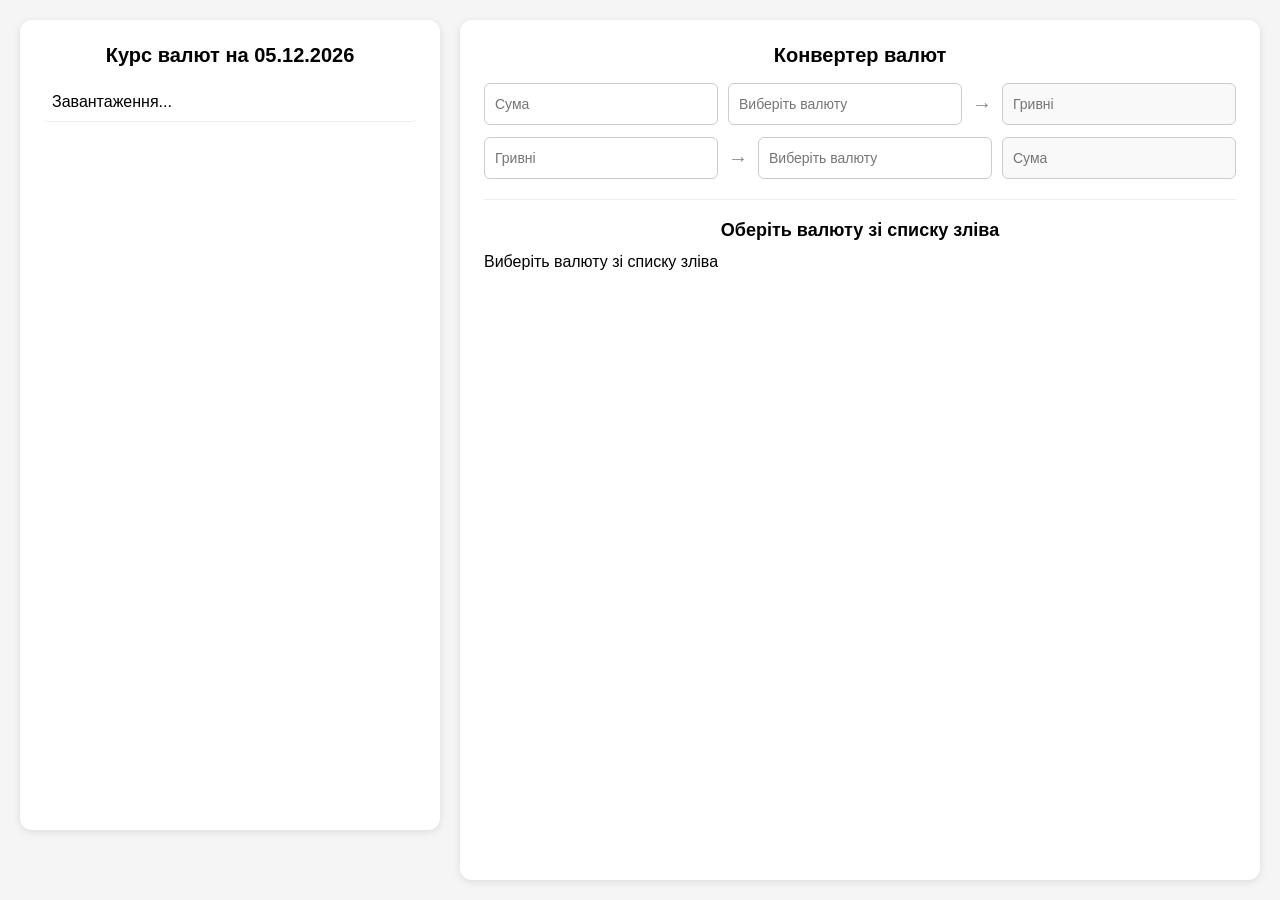
<file: lab-6/index.html>
<!DOCTYPE html>
<html lang="uk">
<head>
    <meta charset="UTF-8">
    <title>Валютний інформер</title>
    <link rel="stylesheet" href="style.css">
</head>
<body>
    <div class="panel left-panel">
        <h2>Курс валют на <span id="current-date"></span></h2>
        <ul class="currency-list" id="currency-list">
            <li class="currency-item">Завантаження...</li>
        </ul>
    </div>

    <div class="panel right-panel">
        <h2>Конвертер валют</h2>

        <div class="converter-row">
            <input type="number" id="amount-foreign" placeholder="Сума" min="0">
            <input list="currency-list-1" id="currency-input-1" placeholder="Виберіть валюту">
            <datalist id="currency-list-1"></datalist>
            <span class="arrow">→</span>
            <input type="number" id="amount-uah" placeholder="Гривні" readonly>
        </div>

        <div class="converter-row">
            <input type="number" id="amount-uah-2" placeholder="Гривні" min="0">
            <span class="arrow">→</span>
            <input list="currency-list-2" id="currency-input-2" placeholder="Виберіть валюту">
            <datalist id="currency-list-2"></datalist>
            <input type="number" id="amount-foreign-2" placeholder="Сума" readonly>
        </div>

        <hr>

        <h3 id="history-title">Оберіть валюту зі списку зліва</h3>

        <div class="date-range" id="date-range" style="display:none;">
            <label>Від: <input type="date" id="date-from"></label>
            <label>До: <input type="date" id="date-to"></label>
            <button id="load-range">Показати</button>
        </div>

        <div id="history-output">
            <p>Виберіть валюту зі списку зліва</p>
        </div>
    </div>

    <script src="app.js"></script>
</body>
</html>
</file>
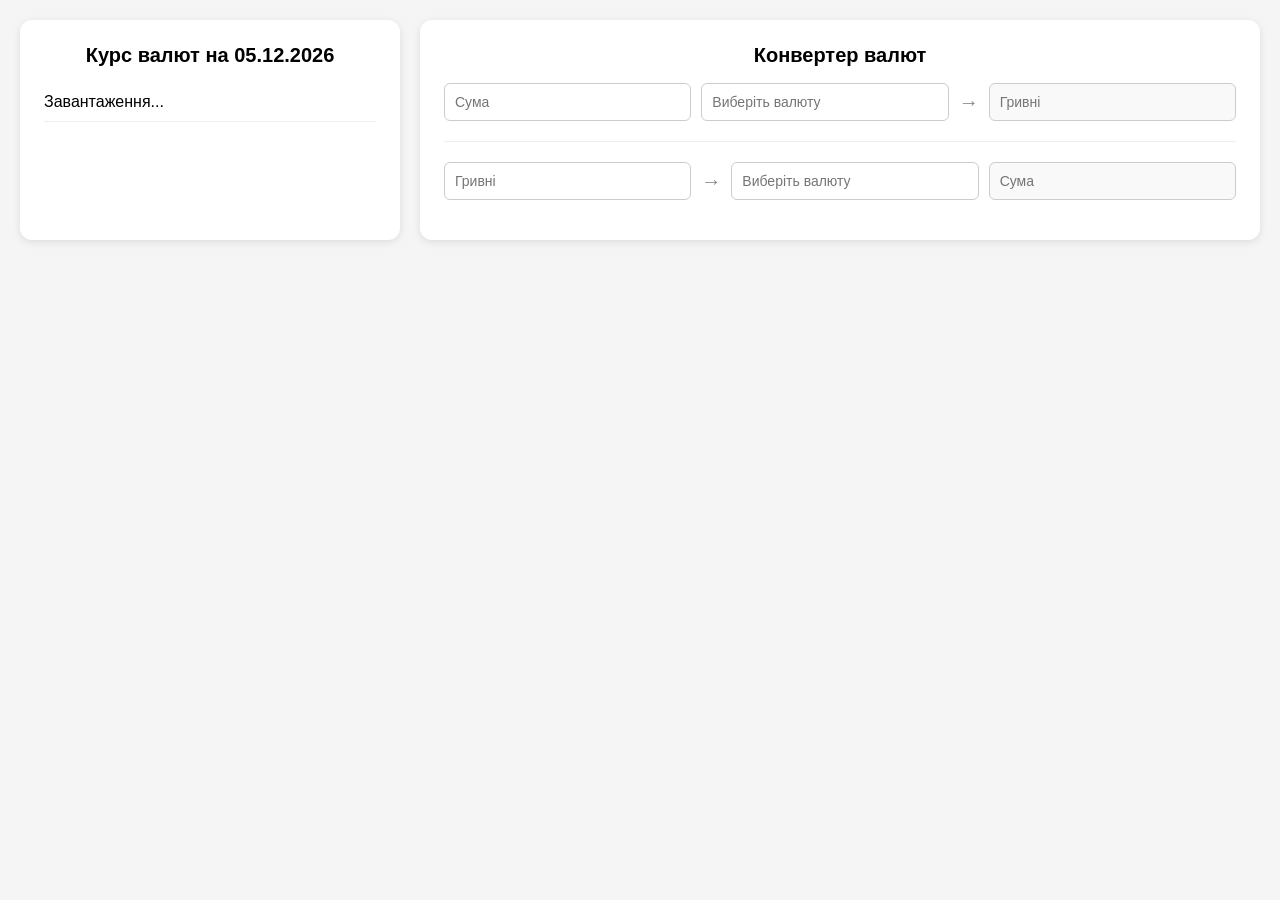
<file: practical-6/index.html>
<!DOCTYPE html>
<html lang="uk">

<head>
    <meta charset="UTF-8">
    <title>Валютний інформер</title>
    <style>
        * {
            box-sizing: border-box;
            margin: 0;
            padding: 0;
        }

        body {
            display: flex;
            gap: 20px;
            padding: 20px;
            font-family: Arial;
            background: #f5f5f5;
        }

        .panel {
            background: white;
            border-radius: 12px;
            padding: 24px;
            box-shadow: 0 2px 8px rgba(0, 0, 0, 0.1);
        }

        .left-panel {
            width: 380px;
            max-height: 90vh;
            overflow-y: auto;
            flex-shrink: 0;
        }

        .right-panel {
            flex: 1;
        }

        h2 {
            text-align: center;
            margin-bottom: 16px;
            font-size: 20px;
        }

        .currency-list {
            list-style: none;
        }

        .currency-item {
            display: flex;
            justify-content: space-between;
            padding: 10px 0;
            border-bottom: 1px solid #eee;
        }

        .converter-row {
            display: flex;
            align-items: center;
            gap: 10px;
            margin-bottom: 16px;
        }

        .converter-row input,
        .converter-row select {
            flex: 1;
            padding: 10px;
            border: 1px solid #ccc;
            border-radius: 6px;
            font-size: 14px;
            min-width: 0;
        }

        .converter-row input[readonly] {
            background: #f9f9f9;
        }

        .arrow {
            font-size: 20px;
            color: #888;
            flex-shrink: 0;
        }

        hr {
            margin: 20px 0;
            border: none;
            border-top: 1px solid #eee;
        }

        @media (max-width: 768px) {
            body {
                flex-direction: column;
            }

            .left-panel {
                width: 100%;
                max-height: 300px;
            }

            .converter-row {
                flex-wrap: wrap;
            }

            .converter-row input,
            .converter-row select {
                min-width: 120px;
            }

            .arrow {
                display: none;
            }
        }

        @media (max-width: 480px) {
            body {
                padding: 10px;
            }

            .panel {
                padding: 16px;
            }

            h2 {
                font-size: 16px;
            }

            .converter-row {
                flex-direction: column;
            }

            .converter-row input,
            .converter-row select {
                width: 100%;
            }
        }
    </style>
</head>

<body>
    <div class="panel left-panel">
        <h2>Курс валют на <span id="current-date"></span></h2>
        <ul class="currency-list" id="currency-list">
            <li class="currency-item">Завантаження...</li>
        </ul>
    </div>

    <div class="panel right-panel">
        <h2>Конвертер валют</h2>

        <div class="converter-row">
            <input type="number" id="amount-foreign" placeholder="Сума" min="0">
            <input list="currency-list-1" id="currency-input-1" placeholder="Виберіть валюту">
            <datalist id="currency-list-1"></datalist>
            <span class="arrow">→</span>
            <input type="number" id="amount-uah" placeholder="Гривні" readonly>
        </div>

        <hr>

        <div class="converter-row">
            <input type="number" id="amount-uah-2" placeholder="Гривні" min="0">
            <span class="arrow">→</span>
            <input list="currency-list-2" id="currency-input-2" placeholder="Виберіть валюту">
            <datalist id="currency-list-2"></datalist>
            <input type="number" id="amount-foreign-2" placeholder="Сума" readonly>
        </div>
    </div>
    
    <script src="app.js"></script>
</body>

</html>
</file>
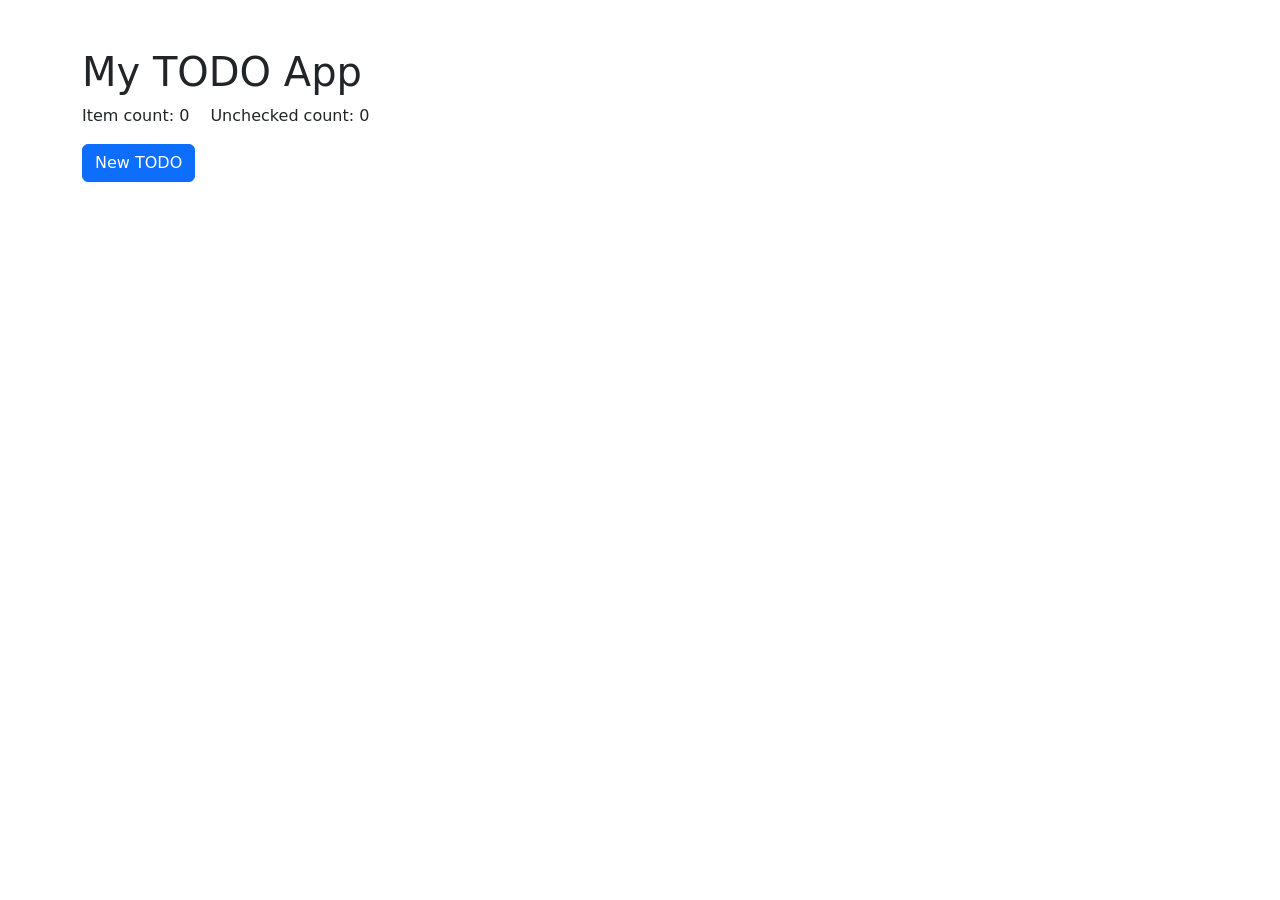
<file: practical-7/index.html>
<!DOCTYPE html>
<html>

<head>
  <meta charset="utf-8">
  <meta name="viewport" content="width=device-width, initial-scale=1">

  <link href="https://cdn.jsdelivr.net/npm/bootstrap@5.3.0-alpha1/dist/css/bootstrap.min.css" rel="stylesheet">
  <title>TODO App</title>
</head>

<body>
  <div class="container">
    <h1 class="mt-5">My TODO App</h1>
    <div class="mb-3">
      <span class="me-3">Item count: <span id="item-count">0</span></span>
      <span>Unchecked count: <span id="unchecked-count">0</span></span>
    </div>
    <button class="btn btn-primary mb-3" onclick="newTodo()">New TODO</button>
    <ul id="todo-list" class="list-group"></ul>
  </div>
  <script src="script.js"></script>
</body>

</html>
</file>
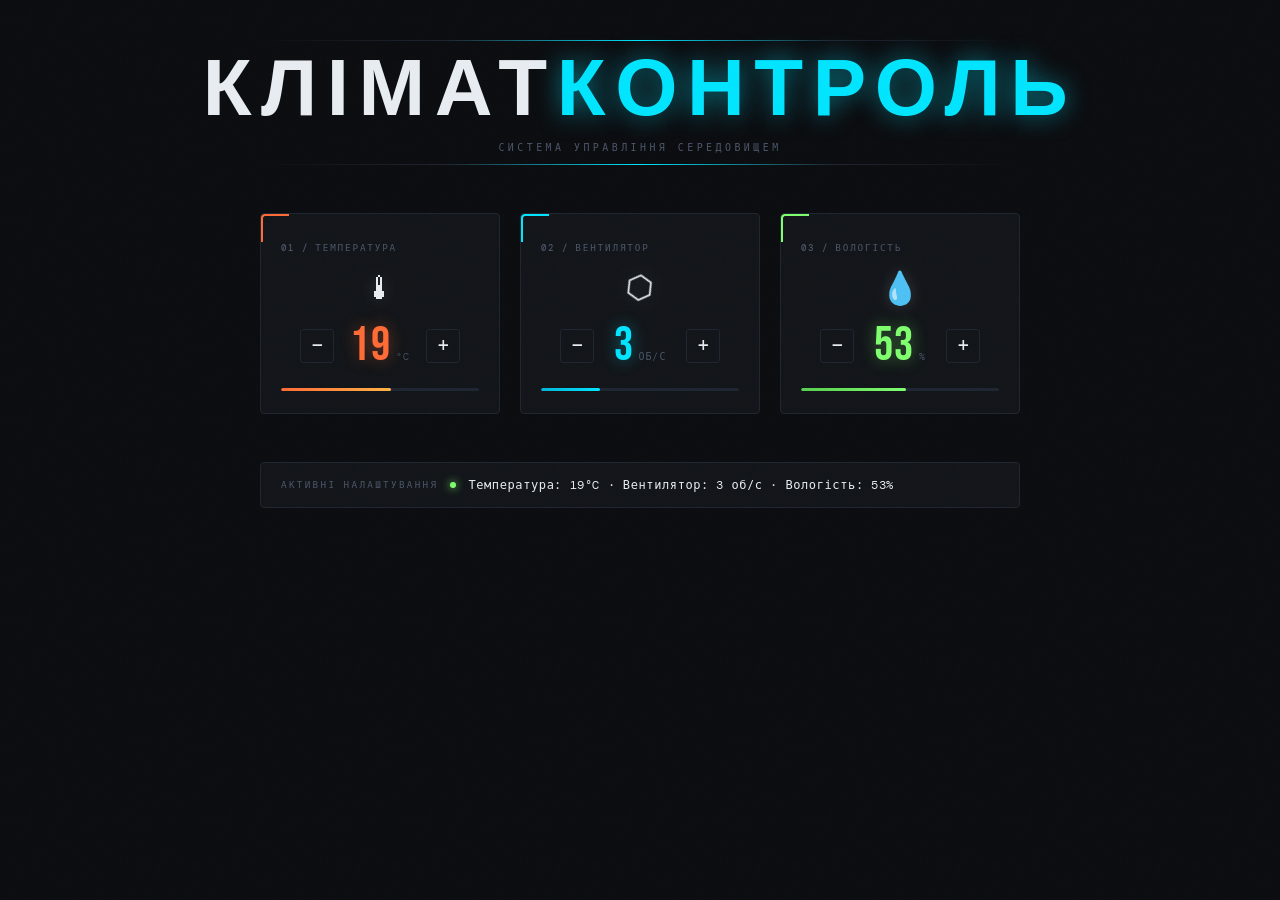
<file: practical-5/project-1/index.html>
<!DOCTYPE html>
<html lang="uk">
<head>
  <meta charset="UTF-8" />
  <meta name="viewport" content="width=device-width, initial-scale=1.0" />
  <title>Клімат-контроль</title>
  <link rel="preconnect" href="https://fonts.googleapis.com" />
  <link rel="preconnect" href="https://fonts.gstatic.com" crossorigin />
  <link href="https://fonts.googleapis.com/css2?family=DM+Mono:wght@300;400;500&family=Bebas+Neue&display=swap" rel="stylesheet" />
  <link rel="stylesheet" href="style.css" />
</head>
<body>

  <div class="noise"></div>

  <header>
    <div class="header-line"></div>
    <h1>КЛІМАТ<span>КОНТРОЛЬ</span></h1>
    <p class="subtitle">СИСТЕМА УПРАВЛІННЯ СЕРЕДОВИЩЕМ</p>
    <div class="header-line"></div>
  </header>

  <main>
    <div class="card" id="card-temp">
      <div class="card-label">01 / ТЕМПЕРАТУРА</div>
      <div class="card-icon">🌡</div>
      <div class="value-wrap">
        <button class="btn btn-minus" data-target="temp" aria-label="Зменшити температуру">−</button>
        <div class="value-display">
          <span class="value" id="val-temp">19</span>
          <span class="unit">°C</span>
        </div>
        <button class="btn btn-plus" data-target="temp" aria-label="Збільшити температуру">+</button>
      </div>
      <div class="bar-track"><div class="bar-fill" id="bar-temp"></div></div>
    </div>

    <div class="card" id="card-fan">
      <div class="card-label">02 / ВЕНТИЛЯТОР</div>
      <div class="card-icon" id="fan-icon">⬡</div>
      <div class="value-wrap">
        <button class="btn btn-minus" data-target="fan" aria-label="Зменшити швидкість">−</button>
        <div class="value-display">
          <span class="value" id="val-fan">3</span>
          <span class="unit">ОБ/С</span>
        </div>
        <button class="btn btn-plus" data-target="fan" aria-label="Збільшити швидкість">+</button>
      </div>
      <div class="bar-track"><div class="bar-fill" id="bar-fan"></div></div>
    </div>

    <div class="card" id="card-hum">
      <div class="card-label">03 / ВОЛОГІСТЬ</div>
      <div class="card-icon">💧</div>
      <div class="value-wrap">
        <button class="btn btn-minus" data-target="hum" aria-label="Зменшити вологість">−</button>
        <div class="value-display">
          <span class="value" id="val-hum">53</span>
          <span class="unit">%</span>
        </div>
        <button class="btn btn-plus" data-target="hum" aria-label="Збільшити вологість">+</button>
      </div>
      <div class="bar-track"><div class="bar-fill" id="bar-hum"></div></div>
    </div>
  </main>

  <footer>
    <div class="status-bar">
      <span class="status-label">АКТИВНІ НАЛАШТУВАННЯ</span>
      <span class="status-dot"></span>
      <span class="status-text" id="status-text"></span>
    </div>
  </footer>

  <script src="script.js"></script>
</body>
</html>
</file>
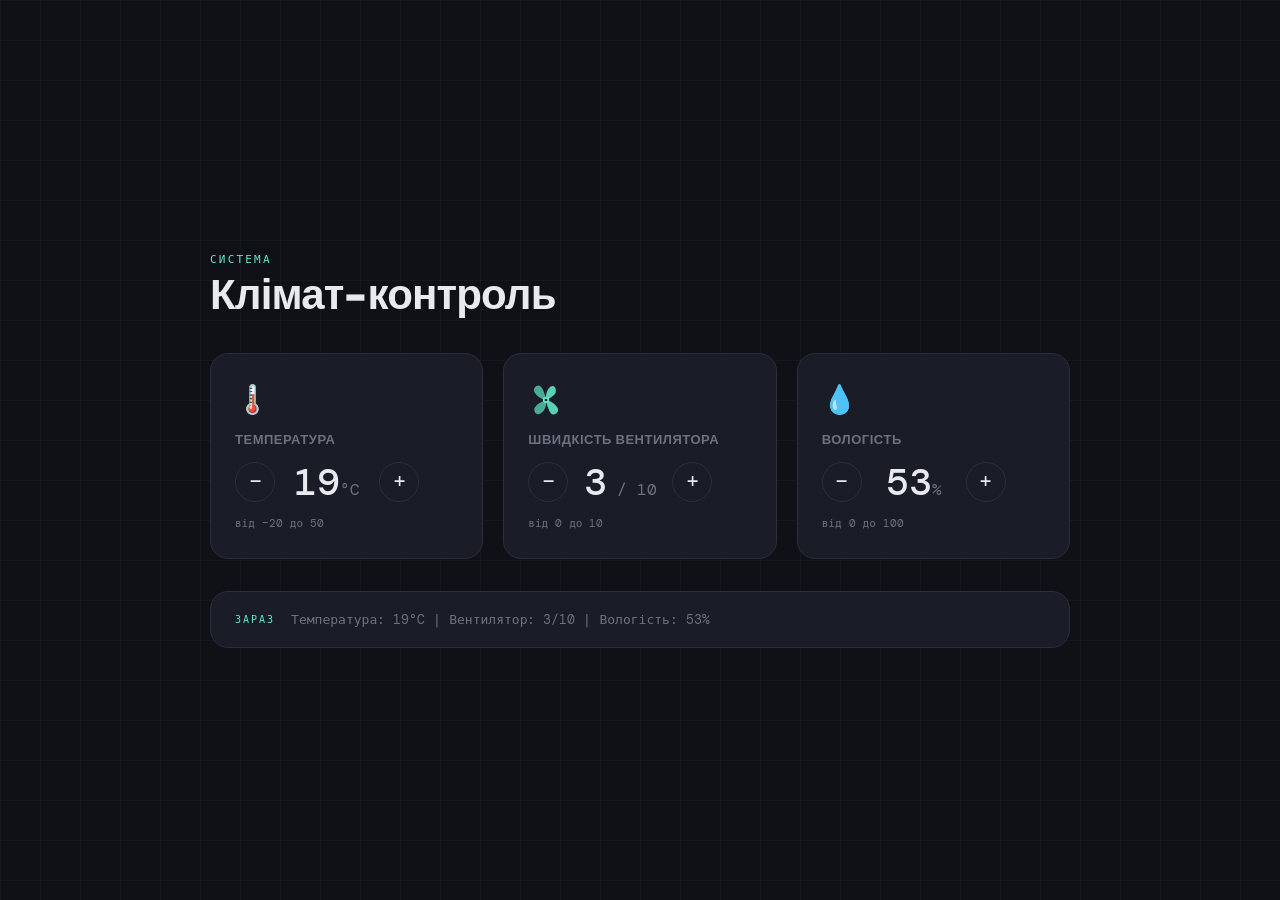
<file: practical-5/project-2/index.html>
<!DOCTYPE html>
<html lang="uk">
<head>
  <meta charset="UTF-8" />
  <meta name="viewport" content="width=device-width, initial-scale=1.0" />
  <title>Клімат-контроль</title>
  <link rel="preconnect" href="https://fonts.googleapis.com" />
  <link rel="preconnect" href="https://fonts.gstatic.com" crossorigin />
  <link href="https://fonts.googleapis.com/css2?family=DM+Mono:wght@400;500&family=Syne:wght@400;700;800&display=swap" rel="stylesheet" />
  <link rel="stylesheet" href="style.css" />
</head>
<body>

  <div class="app">
    <header class="header">
      <span class="header__label">СИСТЕМА</span>
      <h1 class="header__title">Клімат-контроль</h1>
    </header>

    <main class="controls">

      <!-- Температура -->
      <div class="card" id="card-temp">
        <div class="card__icon">🌡️</div>
        <div class="card__name">Температура</div>
        <div class="card__row">
          <button class="btn btn--minus" onclick="change('temp', -1)">−</button>
          <div class="card__value" id="val-temp">19<span class="card__unit">°C</span></div>
          <button class="btn btn--plus" onclick="change('temp', +1)">+</button>
        </div>
        <div class="card__range">від −20 до 50</div>
      </div>

      <!-- Вентилятор -->
      <div class="card" id="card-fan">
        <div class="card__icon">
          <svg class="fan-svg" id="fan-svg" viewBox="0 0 80 80" xmlns="http://www.w3.org/2000/svg">
            <g id="fan-blades">
              <!-- Лопать 1 -->
              <path d="M40 40 Q38 20 50 10 Q60 5 62 18 Q64 30 40 40Z" fill="currentColor" opacity="0.9"/>
              <!-- Лопать 2 -->
              <path d="M40 40 Q58 44 66 58 Q70 68 58 72 Q47 75 40 40Z" fill="currentColor" opacity="0.9"/>
              <!-- Лопать 3 -->
              <path d="M40 40 Q22 36 14 22 Q10 12 22 8 Q33 5 40 40Z" fill="currentColor" opacity="0.7"/>
              <!-- Лопать 4 -->
              <path d="M40 40 Q42 62 28 70 Q18 75 14 64 Q10 52 40 40Z" fill="currentColor" opacity="0.7"/>
            </g>
            <circle cx="40" cy="40" r="7" fill="var(--accent)" />
            <circle cx="40" cy="40" r="3" fill="var(--bg)" />
          </svg>
        </div>
        <div class="card__name">Швидкість вентилятора</div>
        <div class="card__row">
          <button class="btn btn--minus" onclick="change('fan', -1)">−</button>
          <div class="card__value" id="val-fan">3<span class="card__unit"> / 10</span></div>
          <button class="btn btn--plus" onclick="change('fan', +1)">+</button>
        </div>
        <div class="card__range">від 0 до 10</div>
      </div>

      <!-- Вологість -->
      <div class="card" id="card-hum">
        <div class="card__icon">💧</div>
        <div class="card__name">Вологість</div>
        <div class="card__row">
          <button class="btn btn--minus" onclick="change('hum', -1)">−</button>
          <div class="card__value" id="val-hum">53<span class="card__unit">%</span></div>
          <button class="btn btn--plus" onclick="change('hum', +1)">+</button>
        </div>
        <div class="card__range">від 0 до 100</div>
      </div>

    </main>

    <footer class="status">
      <span class="status__label">ЗАРАЗ</span>
      <p class="status__line" id="status-line">
        Температура: 19°C &nbsp;|&nbsp; Вентилятор: 3/10 &nbsp;|&nbsp; Вологість: 53%
      </p>
    </footer>
  </div>

  <script src="script.js"></script>
</body>
</html>
</file>
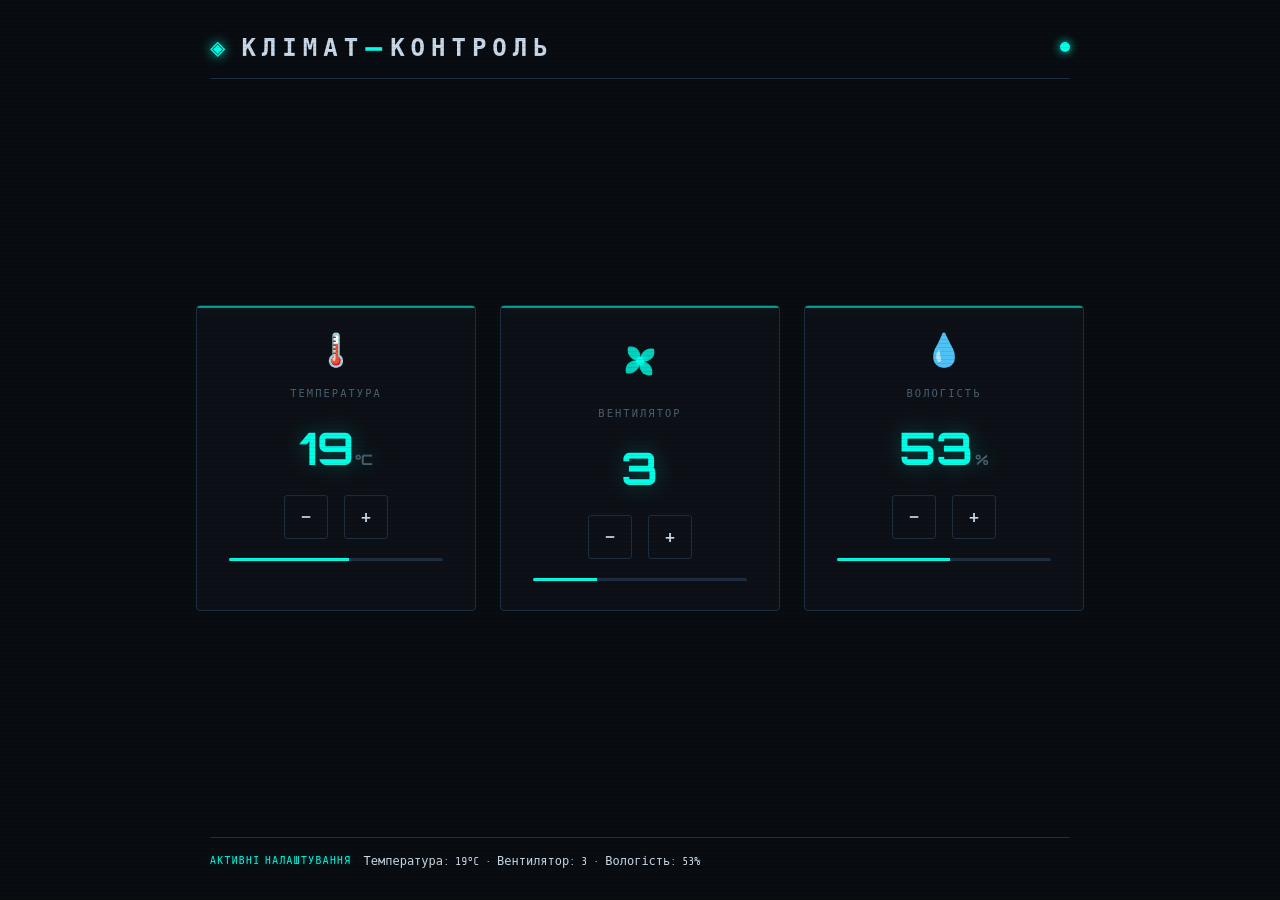
<file: practical-5/project-3/index.html>
<!DOCTYPE html>
<html lang="uk">
<head>
  <meta charset="UTF-8" />
  <meta name="viewport" content="width=device-width, initial-scale=1.0" />
  <title>Клімат-контроль</title>
  <link rel="preconnect" href="https://fonts.googleapis.com" />
  <link href="https://fonts.googleapis.com/css2?family=Orbitron:wght@400;700;900&family=Share+Tech+Mono&display=swap" rel="stylesheet" />
  <link rel="stylesheet" href="style.css" />
</head>
<body>

  <div class="scanlines"></div>

  <header>
    <div class="logo-mark">◈</div>
    <h1>КЛІМАТ<span class="accent">—</span>КОНТРОЛЬ</h1>
    <div class="status-dot"></div>
  </header>

  <main id="controls-grid">
    <!-- Параметри генеруються через script.js -->
  </main>

  <footer>
    <div class="status-bar">
      <span class="status-label">АКТИВНІ НАЛАШТУВАННЯ</span>
      <span id="status-line"></span>
    </div>
  </footer>

  <script src="script.js"></script>
</body>
</html>
</file>
<file: lab-6/style.css>
* {
    box-sizing: border-box;
    margin: 0;
    padding: 0;
}

body {
    display: flex;
    gap: 20px;
    padding: 20px;
    font-family: Arial, sans-serif;
    background: #f5f5f5;
    min-height: 100vh;
}

.panel {
    background: white;
    border-radius: 12px;
    padding: 24px;
    box-shadow: 0 2px 8px rgba(0, 0, 0, 0.1);
}

.left-panel {
    width: 420px;
    max-height: 90vh;
    overflow-y: auto;
    flex-shrink: 0;
}

.right-panel {
    flex: 1;
}

h2 {
    text-align: center;
    margin-bottom: 16px;
    font-size: 20px;
    font-weight: bold;
}

h3 {
    text-align: center;
    margin: 20px 0 12px;
    font-size: 18px;
    font-weight: bold;
}

.currency-list {
    list-style: none;
}

.currency-item {
    display: flex;
    justify-content: space-between;
    align-items: center;
    padding: 10px 8px;
    border-bottom: 1px solid #eee;
    cursor: pointer;
    border-radius: 4px;
    gap: 8px;
}

.currency-item:hover {
    background: #f0f4ff;
}

.currency-item.active {
    background: #e8f0fe;
    font-weight: bold;
}

.currency-item span:first-child {
    flex: 1;
    overflow: hidden;
    text-overflow: ellipsis;
    white-space: nowrap;
    margin-right: 12px;
}

.currency-item span:last-child {
    white-space: nowrap;
    flex-shrink: 0;
}

.converter-row {
    display: flex;
    align-items: center;
    gap: 10px;
    margin-bottom: 12px;
}

.converter-row input {
    flex: 1;
    padding: 10px;
    border: 1px solid #ccc;
    border-radius: 6px;
    font-size: 14px;
    min-width: 0;
    height: 42px;
}

.converter-row input[readonly] {
    background: #f9f9f9;
}

.arrow {
    font-size: 20px;
    color: #888;
    flex-shrink: 0;
}

hr {
    margin: 20px 0;
    border: none;
    border-top: 1px solid #eee;
}

.date-range {
    display: flex;
    align-items: center;
    gap: 12px;
    margin-bottom: 16px;
    flex-wrap: wrap;
}

.date-range label {
    font-size: 14px;
    color: #555;
}

.date-range input[type="date"] {
    padding: 6px 10px;
    border: 1px solid #ccc;
    border-radius: 6px;
    font-size: 14px;
    margin-left: 6px;
    height: 42px;
}

.date-range button {
    padding: 8px 16px;
    background: #4a6cf7;
    color: white;
    border: none;
    border-radius: 6px;
    cursor: pointer;
    font-size: 14px;
    height: 42px;
}

.date-range button:hover {
    background: #3a5ce5;
}

.history-table {
    width: 100%;
    border-collapse: collapse;
    margin-top: 8px;
}

.history-table th {
    text-align: left;
    padding: 12px 16px;
    background: #f5f5f5;
    font-size: 14px;
    font-weight: bold;
    color: #333;
    border-bottom: 2px solid #ddd;
}

.history-table th:last-child {
    text-align: right;
}

.history-table td {
    padding: 12px 16px;
    font-size: 14px;
    color: #333;
    border-bottom: 1px solid #eee;
}

.history-table td:last-child {
    text-align: right;
    color: #333;
    font-weight: normal;
}

.history-table tr:nth-child(even) {
    background: #fafafa;
}

.history-table tr:hover {
    background: #f0f4ff;
}

@media (max-width: 768px) {
    body {
        flex-direction: column;
    }

    .left-panel {
        width: 100%;
        max-height: 300px;
    }

    .converter-row {
        flex-wrap: wrap;
    }

    .arrow {
        display: none;
    }
}

@media (max-width: 480px) {
    body { padding: 10px; }
    .panel { padding: 16px; }
    h2 { font-size: 16px; }

    .converter-row {
        flex-direction: column;
    }

    .converter-row input {
        width: 100%;
    }

    .date-range {
        flex-direction: column;
        align-items: flex-start;
    }
}
</file>
<file: practical-5/project-1/style.css>
/* ===== VARIABLES ===== */
:root {
  --bg:       #0a0c0f;
  --surface:  #111418;
  --border:   #1e2530;
  --accent:   #00e5ff;
  --accent2:  #ff6b35;
  --accent3:  #7fff6e;
  --text:     #e8edf2;
  --muted:    #4a5568;
  --card-glow-temp: rgba(255, 107, 53, 0.12);
  --card-glow-fan:  rgba(0, 229, 255, 0.12);
  --card-glow-hum:  rgba(127, 255, 110, 0.12);
}

/* ===== RESET ===== */
*, *::before, *::after { box-sizing: border-box; margin: 0; padding: 0; }

/* ===== NOISE OVERLAY ===== */
.noise {
  pointer-events: none;
  position: fixed;
  inset: 0;
  z-index: 999;
  opacity: 0.03;
  background-image: url("data:image/svg+xml,%3Csvg viewBox='0 0 200 200' xmlns='http://www.w3.org/2000/svg'%3E%3Cfilter id='n'%3E%3CfeTurbulence type='fractalNoise' baseFrequency='0.9' numOctaves='4' stitchTiles='stitch'/%3E%3C/filter%3E%3Crect width='100%25' height='100%25' filter='url(%23n)'/%3E%3C/svg%3E");
  background-size: 200px 200px;
}

/* ===== BODY ===== */
body {
  font-family: 'DM Mono', monospace;
  background-color: var(--bg);
  color: var(--text);
  min-height: 100vh;
  display: flex;
  flex-direction: column;
  align-items: center;
  padding: 40px 20px 32px;
  gap: 48px;
  overflow-x: hidden;
}

/* ===== HEADER ===== */
header {
  text-align: center;
  display: flex;
  flex-direction: column;
  align-items: center;
  gap: 10px;
  width: 100%;
  max-width: 760px;
  animation: fadeDown 0.7s ease both;
}

.header-line {
  width: 100%;
  height: 1px;
  background: linear-gradient(90deg, transparent, var(--border), var(--accent), var(--border), transparent);
}

h1 {
  font-family: 'Bebas Neue', sans-serif;
  font-size: clamp(2.6rem, 8vw, 5rem);
  letter-spacing: 0.12em;
  color: var(--text);
  line-height: 1;
}

h1 span {
  color: var(--accent);
  text-shadow: 0 0 24px rgba(0, 229, 255, 0.5);
}

.subtitle {
  font-size: 0.62rem;
  letter-spacing: 0.35em;
  color: var(--muted);
  font-weight: 300;
}

/* ===== MAIN GRID ===== */
main {
  display: grid;
  grid-template-columns: repeat(3, 1fr);
  gap: 20px;
  width: 100%;
  max-width: 760px;
}

@media (max-width: 600px) {
  main { grid-template-columns: 1fr; }
}

/* ===== CARD ===== */
.card {
  background: var(--surface);
  border: 1px solid var(--border);
  border-radius: 4px;
  padding: 28px 20px 22px;
  display: flex;
  flex-direction: column;
  align-items: center;
  gap: 18px;
  position: relative;
  overflow: hidden;
  transition: border-color 0.3s, transform 0.2s;
  animation: fadeUp 0.6s ease both;
}

.card::before {
  content: '';
  position: absolute;
  inset: 0;
  opacity: 0;
  transition: opacity 0.4s;
  pointer-events: none;
}

#card-temp { animation-delay: 0.1s; }
#card-temp::before { background: radial-gradient(ellipse at 50% 0%, var(--card-glow-temp), transparent 70%); }
#card-temp:hover::before { opacity: 1; }

#card-fan { animation-delay: 0.2s; }
#card-fan::before { background: radial-gradient(ellipse at 50% 0%, var(--card-glow-fan), transparent 70%); }
#card-fan:hover::before { opacity: 1; }

#card-hum { animation-delay: 0.3s; }
#card-hum::before { background: radial-gradient(ellipse at 50% 0%, var(--card-glow-hum), transparent 70%); }
#card-hum:hover::before { opacity: 1; }

.card:hover {
  transform: translateY(-3px);
}

/* card corner accent */
.card::after {
  content: '';
  position: absolute;
  top: 0; left: 0;
  width: 28px; height: 28px;
  border-top: 2px solid;
  border-left: 2px solid;
  border-radius: 4px 0 0 0;
}
#card-temp::after { border-color: var(--accent2); }
#card-fan::after  { border-color: var(--accent);  }
#card-hum::after  { border-color: var(--accent3);  }

/* ===== CARD LABEL ===== */
.card-label {
  font-size: 0.58rem;
  letter-spacing: 0.2em;
  color: var(--muted);
  font-weight: 500;
  align-self: flex-start;
}

/* ===== CARD ICON ===== */
.card-icon {
  font-size: 2rem;
  line-height: 1;
  filter: drop-shadow(0 0 8px rgba(255,255,255,0.15));
}

#fan-icon {
  display: inline-block;
  transition: transform 0.1s linear;
}

/* ===== VALUE WRAP ===== */
.value-wrap {
  display: flex;
  align-items: center;
  gap: 14px;
}

.value-display {
  display: flex;
  align-items: baseline;
  gap: 4px;
  min-width: 64px;
  justify-content: center;
}

.value {
  font-family: 'Bebas Neue', sans-serif;
  font-size: 3rem;
  line-height: 1;
  letter-spacing: 0.04em;
  transition: color 0.3s, transform 0.15s;
}

.unit {
  font-size: 0.62rem;
  color: var(--muted);
  letter-spacing: 0.1em;
  font-weight: 300;
}

/* value color per card */
#card-temp .value { color: var(--accent2); text-shadow: 0 0 16px rgba(255,107,53,0.4); }
#card-fan  .value { color: var(--accent);  text-shadow: 0 0 16px rgba(0,229,255,0.4); }
#card-hum  .value { color: var(--accent3); text-shadow: 0 0 16px rgba(127,255,110,0.4); }

/* ===== BUTTONS ===== */
.btn {
  width: 34px; height: 34px;
  border-radius: 3px;
  border: 1px solid var(--border);
  background: transparent;
  color: var(--text);
  font-size: 1.3rem;
  line-height: 1;
  cursor: pointer;
  font-family: 'DM Mono', monospace;
  transition: background 0.15s, border-color 0.15s, color 0.15s, transform 0.1s;
  display: flex;
  align-items: center;
  justify-content: center;
}

.btn:active { transform: scale(0.88); }

#card-temp .btn:hover { background: rgba(255,107,53,0.15); border-color: var(--accent2); color: var(--accent2); }
#card-fan  .btn:hover { background: rgba(0,229,255,0.15);  border-color: var(--accent);  color: var(--accent);  }
#card-hum  .btn:hover { background: rgba(127,255,110,0.15);border-color: var(--accent3); color: var(--accent3); }

/* ===== BAR ===== */
.bar-track {
  width: 100%;
  height: 3px;
  background: var(--border);
  border-radius: 2px;
  overflow: hidden;
}

.bar-fill {
  height: 100%;
  border-radius: 2px;
  transition: width 0.35s cubic-bezier(0.34, 1.56, 0.64, 1);
  width: 0%;
}

#bar-temp { background: linear-gradient(90deg, #ff6b35, #ffb347); }
#bar-fan  { background: linear-gradient(90deg, #00b4d8, #00e5ff); }
#bar-hum  { background: linear-gradient(90deg, #56cf4e, #7fff6e); }

/* ===== FOOTER ===== */
footer {
  width: 100%;
  max-width: 760px;
  animation: fadeUp 0.6s 0.5s ease both;
}

.status-bar {
  border: 1px solid var(--border);
  border-radius: 4px;
  padding: 14px 20px;
  display: flex;
  align-items: center;
  gap: 12px;
  background: var(--surface);
  flex-wrap: wrap;
}

.status-label {
  font-size: 0.58rem;
  letter-spacing: 0.25em;
  color: var(--muted);
  white-space: nowrap;
}

.status-dot {
  width: 6px; height: 6px;
  border-radius: 50%;
  background: var(--accent3);
  box-shadow: 0 0 8px var(--accent3);
  animation: pulse 2s ease infinite;
  flex-shrink: 0;
}

.status-text {
  font-size: 0.75rem;
  color: var(--text);
  letter-spacing: 0.05em;
  font-weight: 400;
}

/* ===== BUMP ANIMATION for value change ===== */
@keyframes bump {
  0%   { transform: scale(1); }
  40%  { transform: scale(1.18); }
  100% { transform: scale(1); }
}

.value.bump { animation: bump 0.22s ease; }

/* ===== KEYFRAMES ===== */
@keyframes fadeDown {
  from { opacity: 0; transform: translateY(-20px); }
  to   { opacity: 1; transform: translateY(0); }
}

@keyframes fadeUp {
  from { opacity: 0; transform: translateY(20px); }
  to   { opacity: 1; transform: translateY(0); }
}

@keyframes pulse {
  0%, 100% { opacity: 1; }
  50%       { opacity: 0.4; }
}

@keyframes spin {
  to { transform: rotate(360deg); }
}
</file>
<file: practical-5/project-2/style.css>
/* =====================
   CSS-змінні та скидання
   ===================== */
:root {
  --bg: #0f1117;
  --surface: #1a1d27;
  --border: #2a2e3f;
  --text: #e8eaf0;
  --muted: #6b7280;
  --accent: #5ee7c8;
  --accent2: #4f8fff;
  --danger: #ff6b6b;
  --radius: 18px;
  --fan-speed: 0s; /* керується через JS */
}

*,
*::before,
*::after {
  box-sizing: border-box;
  margin: 0;
  padding: 0;
}

body {
  font-family: 'Syne', sans-serif;
  background: var(--bg);
  color: var(--text);
  min-height: 100vh;
  display: flex;
  align-items: center;
  justify-content: center;
  padding: 24px;

  /* тонка фонова сітка */
  background-image: linear-gradient(
      rgba(94, 231, 200, 0.04) 1px,
      transparent 1px
    ),
    linear-gradient(90deg, rgba(94, 231, 200, 0.04) 1px, transparent 1px);
  background-size: 40px 40px;
}

/* =====================
   Загальна обгортка
   ===================== */
.app {
  width: 100%;
  max-width: 860px;
  display: flex;
  flex-direction: column;
  gap: 32px;
}

/* =====================
   Заголовок
   ===================== */
.header {
  display: flex;
  flex-direction: column;
  gap: 4px;
}

.header__label {
  font-family: 'DM Mono', monospace;
  font-size: 11px;
  letter-spacing: 0.2em;
  color: var(--accent);
}

.header__title {
  font-size: clamp(28px, 5vw, 42px);
  font-weight: 800;
  letter-spacing: -0.02em;
  color: var(--text);
}

/* =====================
   Картки параметрів
   ===================== */
.controls {
  display: grid;
  grid-template-columns: repeat(auto-fit, minmax(220px, 1fr));
  gap: 20px;
}

.card {
  background: var(--surface);
  border: 1px solid var(--border);
  border-radius: var(--radius);
  padding: 28px 24px;
  display: flex;
  flex-direction: column;
  gap: 14px;
  transition: border-color 0.25s, transform 0.2s;
}

.card:hover {
  border-color: var(--accent);
  transform: translateY(-2px);
}

.card__icon {
  font-size: 28px;
  height: 36px;
  display: flex;
  align-items: center;
}

/* Іконка вентилятора */
.fan-svg {
  width: 36px;
  height: 36px;
  color: var(--accent);
}

#fan-blades {
  transform-origin: 40px 40px;
  /* анімація керується через JS-стиль */
  animation: spin var(--fan-speed) linear infinite;
}

@keyframes spin {
  from {
    transform: rotate(0deg);
  }
  to {
    transform: rotate(360deg);
  }
}

.card__name {
  font-size: 13px;
  font-weight: 700;
  letter-spacing: 0.04em;
  color: var(--muted);
  text-transform: uppercase;
}

.card__row {
  display: flex;
  align-items: center;
  gap: 12px;
}

.card__value {
  font-family: 'DM Mono', monospace;
  font-size: 38px;
  font-weight: 500;
  color: var(--text);
  min-width: 80px;
  text-align: center;
  line-height: 1;
}

.card__unit {
  font-size: 16px;
  color: var(--muted);
  font-weight: 400;
}

.card__range {
  font-family: 'DM Mono', monospace;
  font-size: 11px;
  color: var(--muted);
  margin-top: auto;
}

/* =====================
   Кнопки + та −
   ===================== */
.btn {
  width: 40px;
  height: 40px;
  border-radius: 50%;
  border: 1px solid var(--border);
  background: transparent;
  color: var(--text);
  font-size: 22px;
  line-height: 1;
  cursor: pointer;
  display: flex;
  align-items: center;
  justify-content: center;
  transition: background 0.15s, border-color 0.15s, transform 0.1s;
  flex-shrink: 0;
  font-family: 'DM Mono', monospace;
  user-select: none;
}

.btn:hover {
  background: var(--border);
  border-color: var(--accent);
}

.btn:active {
  transform: scale(0.9);
}

.btn--plus:hover {
  color: var(--accent);
}
.btn--minus:hover {
  color: var(--danger);
}

/* =====================
   Рядок статусу
   ===================== */
.status {
  background: var(--surface);
  border: 1px solid var(--border);
  border-radius: var(--radius);
  padding: 18px 24px;
  display: flex;
  align-items: center;
  gap: 16px;
}

.status__label {
  font-family: 'DM Mono', monospace;
  font-size: 10px;
  letter-spacing: 0.2em;
  color: var(--accent);
  white-space: nowrap;
  flex-shrink: 0;
}

.status__line {
  font-family: 'DM Mono', monospace;
  font-size: 13px;
  color: var(--muted);
  line-height: 1.5;
}

/* =====================
   Адаптив
   ===================== */
@media (max-width: 480px) {
  .status {
    flex-direction: column;
    align-items: flex-start;
    gap: 8px;
  }
}
</file>
<file: practical-5/project-3/style.css>
/* ============================================
   ЗМІННІ ТА БАЗОВІ СТИЛІ
   ============================================ */
:root {
  --bg:         #090c10;
  --panel:      #0d1117;
  --border:     #1e2d40;
  --accent:     #00ffe7;
  --accent-dim: #00ffe720;
  --accent-glow:#00ffe740;
  --warn:       #ff6b35;
  --text:       #c9d8e8;
  --text-dim:   #4a6070;
  --font-head:  'Orbitron', monospace;
  --font-mono:  'Share Tech Mono', monospace;
}

*, *::before, *::after { box-sizing: border-box; margin: 0; padding: 0; }

body {
  background: var(--bg);
  color: var(--text);
  font-family: var(--font-mono);
  min-height: 100vh;
  display: flex;
  flex-direction: column;
  align-items: center;
  justify-content: space-between;
  gap: 2rem;
  padding: 2rem 1rem;
  overflow-x: hidden;
  position: relative;
}

.scanlines {
  position: fixed;
  inset: 0;
  pointer-events: none;
  z-index: 999;
  background: repeating-linear-gradient(
    to bottom,
    transparent 0px,
    transparent 3px,
    rgba(0,0,0,0.08) 3px,
    rgba(0,0,0,0.08) 4px
  );
}

/* HEADER */
header {
  display: flex;
  align-items: center;
  gap: 1rem;
  width: 100%;
  max-width: 860px;
  border-bottom: 1px solid var(--border);
  padding-bottom: 1rem;
}

.logo-mark {
  font-size: 1.6rem;
  color: var(--accent);
  animation: pulse-glow 2.4s ease-in-out infinite;
  text-shadow: 0 0 12px var(--accent);
}

h1 {
  font-family: var(--font-head);
  font-size: clamp(1rem, 3vw, 1.5rem);
  letter-spacing: 0.25em;
  font-weight: 900;
  color: var(--text);
}

h1 .accent { color: var(--accent); }

.status-dot {
  margin-left: auto;
  width: 10px;
  height: 10px;
  border-radius: 50%;
  background: var(--accent);
  box-shadow: 0 0 10px var(--accent);
  animation: blink 1.8s step-start infinite;
}

/* GRID */
#controls-grid {
  display: flex;
  flex-wrap: wrap;
  gap: 1.5rem;
  justify-content: center;
  width: 100%;
  max-width: 900px;
}

/* КАРТКА */
.param-card {
  background: var(--panel);
  border: 1px solid var(--border);
  border-radius: 4px;
  padding: 1.8rem 2rem;
  flex: 1 1 240px;
  max-width: 280px;
  display: flex;
  flex-direction: column;
  align-items: center;
  gap: 1.2rem;
  position: relative;
  overflow: hidden;
  transition: border-color 0.3s;
}

.param-card::before {
  content: '';
  position: absolute;
  top: 0; left: 0; right: 0;
  height: 2px;
  background: var(--accent);
  box-shadow: 0 0 12px var(--accent-glow);
  opacity: 0.6;
  transition: opacity 0.3s;
}

.param-card:hover { border-color: var(--accent); }
.param-card:hover::before { opacity: 1; }

.param-icon { font-size: 2rem; line-height: 1; }

.param-name {
  font-family: var(--font-head);
  font-size: 0.65rem;
  letter-spacing: 0.2em;
  color: var(--text-dim);
  text-transform: uppercase;
}

.param-value {
  font-family: var(--font-head);
  font-size: 2.8rem;
  font-weight: 700;
  color: var(--accent);
  text-shadow: 0 0 20px var(--accent-glow);
  min-width: 3ch;
  text-align: center;
  transition: transform 0.1s;
}

.param-value.pop { transform: scale(1.15); }

.param-unit {
  font-size: 0.9rem;
  color: var(--text-dim);
  margin-left: 0.1em;
}

.param-controls {
  display: flex;
  align-items: center;
  gap: 1rem;
}

.btn {
  width: 44px;
  height: 44px;
  border: 1px solid var(--border);
  background: transparent;
  color: var(--text);
  font-size: 1.4rem;
  font-family: var(--font-mono);
  cursor: pointer;
  border-radius: 3px;
  transition: all 0.15s;
  display: flex;
  align-items: center;
  justify-content: center;
  position: relative;
  overflow: hidden;
}

.btn::after {
  content: '';
  position: absolute;
  inset: 0;
  background: var(--accent);
  opacity: 0;
  transition: opacity 0.15s;
}

.btn:hover {
  border-color: var(--accent);
  color: var(--accent);
  box-shadow: 0 0 10px var(--accent-dim);
}

.btn:active::after { opacity: 0.1; }

.btn:disabled {
  opacity: 0.2;
  cursor: not-allowed;
  border-color: var(--border);
  color: var(--text-dim);
  box-shadow: none;
}

.param-bar-wrap {
  width: 100%;
  height: 3px;
  background: var(--border);
  border-radius: 2px;
  overflow: hidden;
}

.param-bar {
  height: 100%;
  background: var(--accent);
  box-shadow: 0 0 8px var(--accent-glow);
  transition: width 0.3s ease;
}

/* ВЕНТИЛЯТОР */
.fan-icon {
  position: relative;
  width: 52px;
  height: 52px;
}

.fan-blade {
  position: absolute;
  top: 50%; left: 50%;
  width: 44px;
  height: 44px;
  margin: -22px;
  animation: spin linear infinite;
  animation-duration: var(--fan-duration, 99999s);
  transform-origin: center;
}

.fan-blade svg { width: 100%; height: 100%; }

.fan-center {
  position: absolute;
  top: 50%; left: 50%;
  transform: translate(-50%,-50%);
  width: 8px; height: 8px;
  background: var(--accent);
  border-radius: 50%;
  box-shadow: 0 0 6px var(--accent);
}

@keyframes spin {
  from { transform: rotate(0deg); }
  to   { transform: rotate(360deg); }
}

/* FOOTER */
footer {
  width: 100%;
  max-width: 860px;
  border-top: 1px solid var(--border);
  padding-top: 1rem;
}

.status-bar {
  display: flex;
  flex-wrap: wrap;
  gap: 0.75rem;
  font-size: 0.75rem;
  color: var(--text-dim);
}

.status-label {
  font-family: var(--font-head);
  font-size: 0.6rem;
  letter-spacing: 0.15em;
  color: var(--accent);
  text-shadow: 0 0 6px var(--accent-glow);
}

#status-line { color: var(--text); }

@keyframes pulse-glow {
  0%, 100% { text-shadow: 0 0 8px var(--accent); opacity: 1; }
  50%       { text-shadow: 0 0 22px var(--accent); opacity: 0.7; }
}

@keyframes blink {
  0%, 100% { opacity: 1; }
  50%       { opacity: 0; }
}

@media (max-width: 600px) {
  .param-card { max-width: 100%; }
}
</file>
